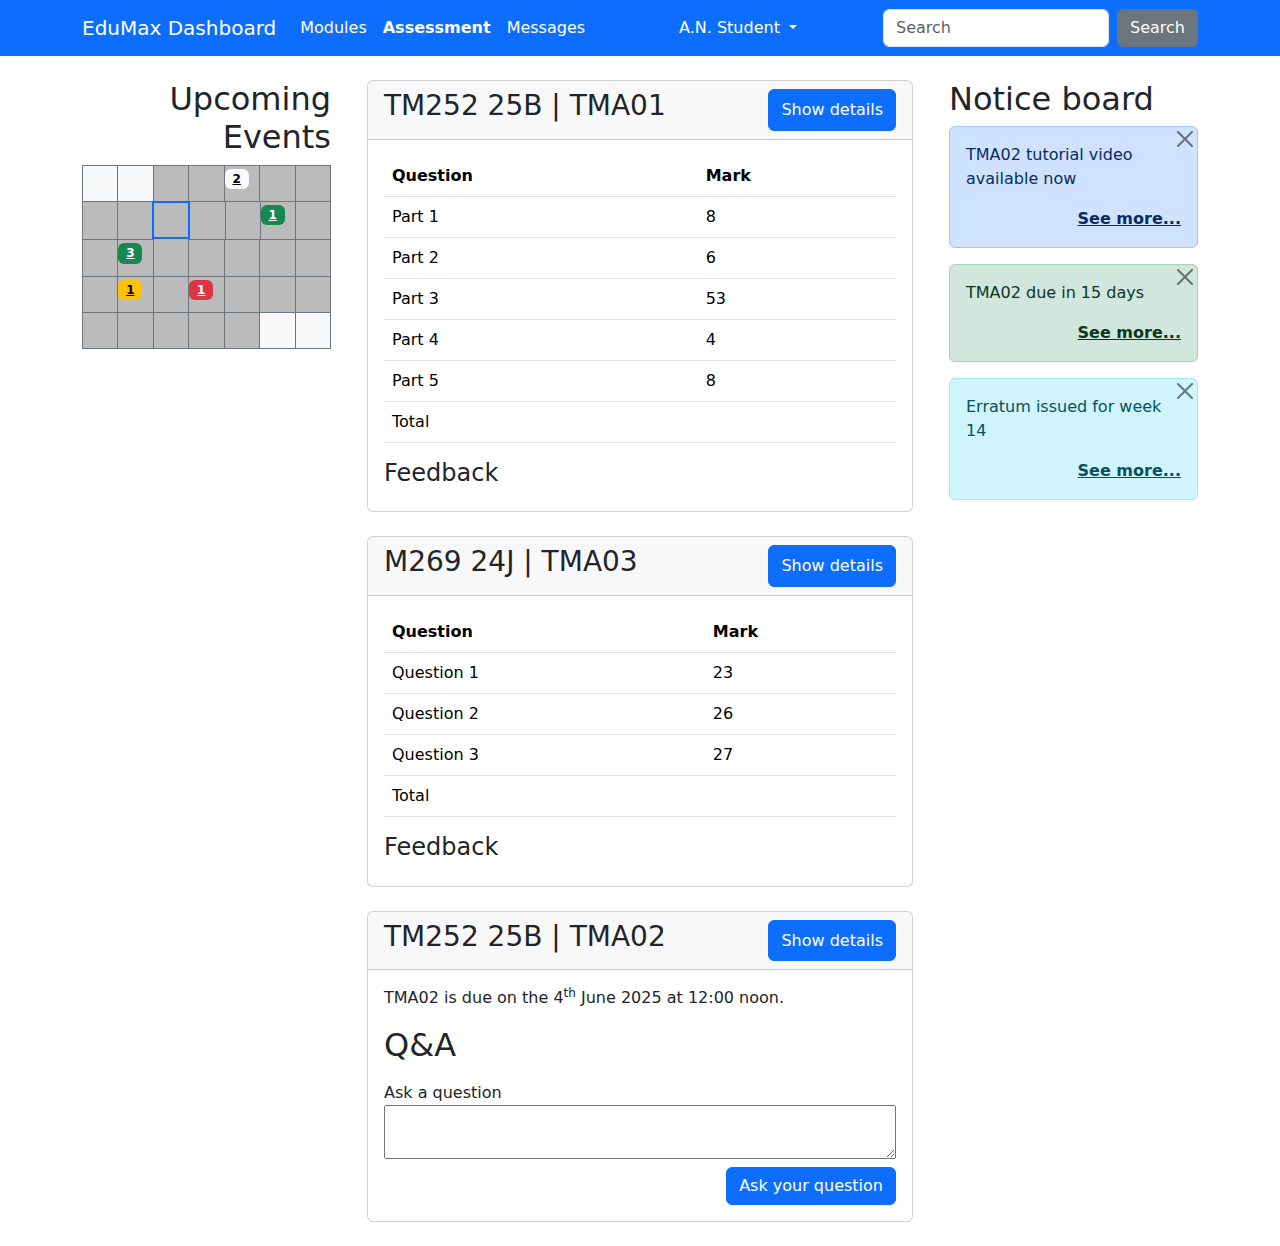
<file: form/app/index.html>
<!DOCTYPE html>
<html>

<head>
  <title>EduMax Assessment Dashboard - STUDENTID</title>
  <link href="https://cdn.jsdelivr.net/npm/bootstrap@5.3.3/dist/css/bootstrap.min.css" rel="stylesheet"
    integrity="sha384-QWTKZyjpPEjISv5WaRU9OFeRpok6YctnYmDr5pNlyT2bRjXh0JMhjY6hW+ALEwIH" crossorigin="anonymous" />
  <link href="index.css" rel="stylesheet" />
  <script src="https://cdn.jsdelivr.net/npm/bootstrap@5.3.3/dist/js/bootstrap.bundle.min.js"
    integrity="sha384-YvpcrYf0tY3lHB60NNkmXc5s9fDVZLESaAA55NDzOxhy9GkcIdslK1eN7N6jIeHz"
    crossorigin="anonymous"></script>
  <script src="index.js"></script>
</head>

<body>
  <nav class="navbar navbar-expand-md bg-primary mb-4">
    <div class="container">
      <a class="navbar-brand text-bg-primary" href="#">EduMax Dashboard</a>
      <button class="navbar-toggler" type="button" data-bs-toggle="collapse" data-bs-target="#navbarSupportedContent"
        aria-controls="navbarSupportedContent" aria-expanded="false" aria-label="Toggle navigation">
        <span class="navbar-toggler-icon"></span>
      </button>
      <div class="collapse navbar-collapse" id="navbarSupportedContent">
        <ul class="navbar-nav me-auto mb-2 mb-lg-0">
          <li class="nav-item">
            <a href="#" class="nav-link text-bg-primary">Modules</a>
          </li>
          <li class="nav-item">
            <a href="#" class="nav-link text-bg-primary fw-bold" aria-current="page">Assessment</a>
          </li>
          <li class="nav-item">
            <a href="#" class="nav-link text-bg-primary">Messages</a>
          </li>
        </ul>
        <ul class="navbar-nav me-auto mb-2 mb-lg-0">
          <li class="nav-item dropdown">
            <a class="nav-link dropdown-toggle text-bg-primary" href="#" role="button" data-bs-toggle="dropdown"
              aria-expanded="false">
              A.N. Student
            </a>
            <ul class="dropdown-menu">
              <li><a class="dropdown-item" href="#">Profile</a></li>
              <li>
                <hr class="dropdown-divider">
              </li>
              <li><a class="dropdown-item" href="#">Log out</a></li>
            </ul>
          </li>
        </ul>
        <form id="search-form" class="d-flex" role="search">
          <input class="form-control me-2" type="search" placeholder="Search" aria-label="Search">
          <button class="btn btn-secondary" type="submit">Search</button>
        </form>
      </div>
    </div>
  </nav>
  <main class="container">
    <h1 class="visually-hidden">EduMax Assessment Dashboard</h1>
    <div class="row">
      <div class="col-3 pe-4">
        <h2 class="text-end">Upcoming Events</h2>
        <div id="calendar" class="overflow-hidden">
          <div class="row w-100 ms-0">
            <div class="col border-top border-start border-secondary bg-light px-0" style="aspect-ratio: 1;"></div>
            <div class="col border-top border-start border-secondary bg-light px-0" style="aspect-ratio: 1;"></div>
            <div class="col border-top border-start border-secondary px-0"
              style="aspect-ratio: 1; background: #bbbbbb;">
            </div>
            <div class="col border-top border-start border-secondary px-0"
              style="aspect-ratio: 1; background: #bbbbbb;">
            </div>
            <div class="col border-top border-start border-secondary px-0"
              style="aspect-ratio: 1; background: #bbbbbb;">
              <a href="#" class="badge text-bg-light">2 <span class="visually-hidden">past events</span></a>
            </div>
            <div class="col border-top border-start border-secondary px-0"
              style="aspect-ratio: 1; background: #bbbbbb;">
            </div>
            <div class="col border border-bottom-0 border-secondary px-0" style="aspect-ratio: 1; background: #bbbbbb;">
            </div>
          </div>
          <div class="row w-100 ms-0">
            <div class="col border-top border-start border-secondary px-0"
              style="aspect-ratio: 1; background: #bbbbbb;">
            </div>
            <div class="col border-top border-start border-secondary px-0"
              style="aspect-ratio: 1; background: #bbbbbb;">
            </div>
            <div class="col border border-2 border-primary px-0" style="aspect-ratio: 1; background: #bbbbbb;">
            </div>
            <div class="col border-top border-secondary px-0" style="aspect-ratio: 1; background: #bbbbbb;">
            </div>
            <div class="col border-top border-start border-secondary px-0"
              style="aspect-ratio: 1; background: #bbbbbb;">
            </div>
            <div class="col border-top border-start border-secondary px-0"
              style="aspect-ratio: 1; background: #bbbbbb;">
              <a href="#" class="badge text-bg-success">1 <span class="visually-hidden">event</span></a>
            </div>
            <div class="col border border-bottom-0 border-secondary px-0" style="aspect-ratio: 1; background: #bbbbbb;">
            </div>
          </div>
          <div class="row w-100 ms-0">
            <div class="col border-top border-start border-secondary px-0"
              style="aspect-ratio: 1; background: #bbbbbb;">
            </div>
            <div class="col border-top border-start border-secondary px-0"
              style="aspect-ratio: 1; background: #bbbbbb;">
              <a href="#" class="badge text-bg-success">3 <span class="visually-hidden">events</span></a>
            </div>
            <div class="col border-start border-secondary px-0" style="aspect-ratio: 1; background: #bbbbbb;">
            </div>
            <div class="col border-top border-start border-secondary px-0"
              style="aspect-ratio: 1; background: #bbbbbb;">
            </div>
            <div class="col border-top border-start border-secondary px-0"
              style="aspect-ratio: 1; background: #bbbbbb;">
            </div>
            <div class="col border-top border-start border-secondary px-0"
              style="aspect-ratio: 1; background: #bbbbbb;">
            </div>
            <div class="col border border-bottom-0 border-secondary px-0" style="aspect-ratio: 1; background: #bbbbbb;">
            </div>
          </div>
          <div class="row w-100 ms-0">
            <div class="col border-top border-start border-secondary px-0"
              style="aspect-ratio: 1; background: #bbbbbb;">
            </div>
            <div class="col border-top border-start border-secondary px-0"
              style="aspect-ratio: 1; background: #bbbbbb;">
              <a href="#" class="badge text-bg-warning">1 <span class="visually-hidden">event</span></a>
            </div>
            <div class="col border-top border-start border-secondary px-0"
              style="aspect-ratio: 1; background: #bbbbbb;">
            </div>
            <div class="col border-top border-start border-secondary px-0"
              style="aspect-ratio: 1; background: #bbbbbb;">
              <a href="#" class="badge text-bg-danger">1 <span class="visually-hidden">event</span></a>
            </div>
            <div class="col border-top border-start border-secondary px-0"
              style="aspect-ratio: 1; background: #bbbbbb;">
            </div>
            <div class="col border-top border-start border-secondary px-0"
              style="aspect-ratio: 1; background: #bbbbbb;">
            </div>
            <div class="col border border-bottom-0 border-secondary px-0" style="aspect-ratio: 1; background: #bbbbbb;">
            </div>
          </div>
          <div class="row w-100 ms-0">
            <div class="col border border-end-0 border-secondary px-0" style="aspect-ratio: 1; background: #bbbbbb;">
            </div>
            <div class="col border border-end-0 border-secondary px-0" style="aspect-ratio: 1; background: #bbbbbb;">
            </div>
            <div class="col border border-end-0 border-secondary px-0" style="aspect-ratio: 1; background: #bbbbbb;">
            </div>
            <div class="col border border-end-0 border-secondary px-0" style="aspect-ratio: 1; background: #bbbbbb;">
            </div>
            <div class="col border border-end-0 border-secondary px-0" style="aspect-ratio: 1; background: #bbbbbb;">
            </div>
            <div class="col border border-end-0 border-secondary bg-light px-0" style="aspect-ratio: 1;">
            </div>
            <div class="col border border-secondary bg-light px-0" style="aspect-ratio: 1;">
            </div>
          </div>
        </div>
      </div>
      <div class="col-6">
        <h2 class="visually-hidden">Assessments</h2>
        <div id="tm252-25b-tma01" class="card mb-4 state-completed">
          <div class="card-header d-flex">
            <h3 class="bg-text-primary flex-fill">TM252 25B | TMA01</h3>
            <button type="button" aria-expanded="false" aria-controls="tm252-25b-tma01-body"
              class="btn btn-primary role-toggle-button">
              Show details
            </button>
          </div>
          <div id="tm252-25b-tma01-body" class="card-body d-block">
            <table class="table role-marks-list">
              <thead>
                <tr>
                  <th>Question</th>
                  <th>Mark</th>
                </tr>
              </thead>
              <tbody>
                <tr>
                  <td>Part 1</td>
                  <td>8</td>
                </tr>
                <tr>
                  <td>Part 2</td>
                  <td>6</td>
                </tr>
                <tr>
                  <td>Part 3</td>
                  <td>53</td>
                </tr>
                <tr>
                  <td>Part 4</td>
                  <td>4</td>
                </tr>
                <tr>
                  <td>Part 5</td>
                  <td>8</td>
                </tr>
              </tbody>
              <tfoot>
                <tr>
                  <td>Total</td>
                  <td class="role-marks-list-total"></td>
                </tr>
              </tfoot>
            </table>
            <div class="role-feedback">
              <h4>Feedback</h4>
            </div>
          </div>
        </div>
        <div id="m269-24j-tma03" class="card mb-4 state-completed">
          <div class="card-header d-flex">
            <h3 class="bg-text-primary flex-fill">M269 24J | TMA03</h3>
            <button type="button" aria-expanded="false" aria-controls="m269-24j-tma03-body"
              class="btn btn-primary role-toggle-button">
              Show details
            </button>
          </div>
          <div id="m269-24j-tma03-body" class="card-body d-block">
            <table class="table role-marks-list">
              <thead>
                <tr>
                  <th>Question</th>
                  <th>Mark</th>
                </tr>
              </thead>
              <tbody>
                <tr>
                  <td>Question 1</td>
                  <td>23</td>
                </tr>
                <tr>
                  <td>Question 2</td>
                  <td>26</td>
                </tr>
                <tr>
                  <td>Question 3</td>
                  <td>27</td>
                </tr>
              </tbody>
              <tfoot>
                <tr>
                  <td>Total</td>
                  <td class="role-marks-list-total"></td>
                </tr>
              </tfoot>
            </table>
            <div class="role-feedback">
              <h4>Feedback</h4>
            </div>
          </div>
        </div>
        <div id="tm252-25b-tma02" class="card mb-4 state-incomplete">
          <div class="card-header d-flex">
            <h3 class="bg-text-primary flex-fill">TM252 25B | TMA02</h3>
            <button type="button" aria-expanded="true" aria-controls="tm252-25b-tma02-body"
              class="btn btn-primary role-toggle-button">
              Show details
            </button>
          </div>
          <div id="tm252-25b-tma02-body" class="card-body d-block">
            <p>TMA02 is due on the <time datetime="2025-06-4">4<sup>th</sup> June 2025</time> at <time
                datetime="12:00">12:00 noon</time>.</p>
            <div class="role-q-and-a">
              <h2>Q&amp;A</h2>
              <dl class="role-existing-q-and-a">
              </dl>
              <form class="role-new-question">
                <label class="d-block mb-2">Ask a question
                  <textarea name="question" class="d-block w-100">

                  </textarea>
                </label>
                <div class="text-end">
                  <button type="submit" class="btn btn-primary">Ask your question</button>
                </div>
              </form>
            </div>
          </div>
        </div>
      </div>
      <div id="notices" class="col-3 ps-4">
        <h2>Notice board</h2>
        <div class="alert alert-primary">
          <div class="position-absolute top-0 end-0">
            <button type="button" class="btn-close" data-bs-dismiss="alert" aria-label="Close"></button>
          </div>
          <p>TMA02 tutorial video available now</p>
          <div class="text-end"><a href="#" class="alert-link">See more...</a></div>
        </div>
        <div class="alert alert-success">
          <div class="position-absolute top-0 end-0">
            <button type="button" class="btn-close" data-bs-dismiss="alert" aria-label="Close"></button>
          </div>
          <p>TMA02 due in 15 days</p>
          <div class="text-end"><a href="#" class="alert-link">See more...</a></div>
        </div>
        <div class="alert alert-info">
          <div class="position-absolute top-0 end-0">
            <button type="button" class="btn-close" data-bs-dismiss="alert" aria-label="Close"></button>
          </div>
          <p>Erratum issued for week 14</p>
          <div class="text-end"><a href="#" class="alert-link">See more...</a></div>
        </div>
      </div>
    </div>
  </main>
</body>

</html>
</file>
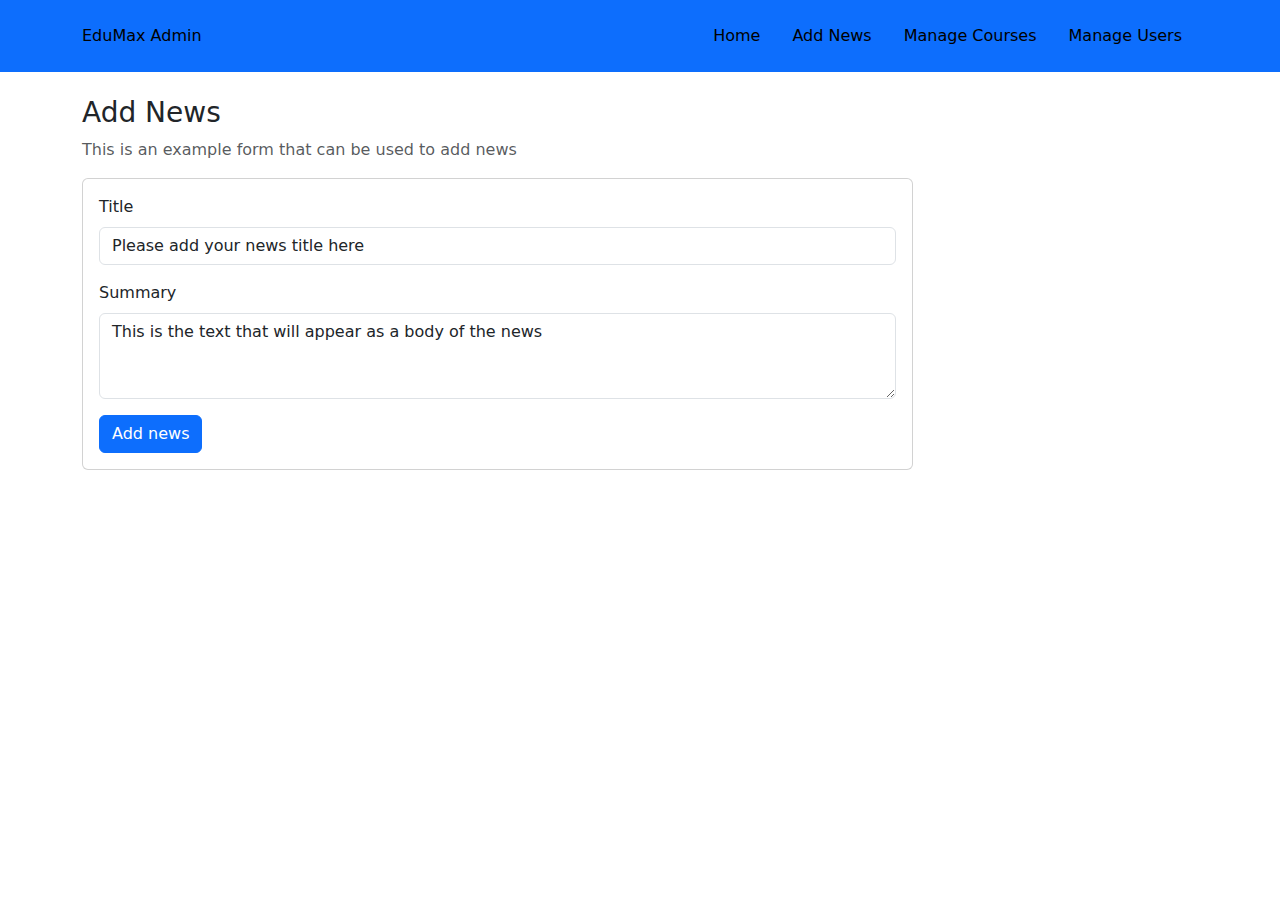
<file: form/app/form.html>
<!doctype html>
<html lang="en">
<head>
    <meta charset="utf-8">
    <meta name="viewport" content="width=device-width, initial-scale=1, shrink-to-fit=no">
    <title>EduMax Add News as (Admin)</title>

    <link rel="stylesheet" href="https://cdn.jsdelivr.net/npm/bootstrap@5.3.2/dist/css/bootstrap.min.css">
   
</head>
<body>
    <header class="bg-primary text-black p-3">
        <div class="container d-flex flex-wrap align-items-center justify-content-between">
            <a class="navbar-brand text-black" href="#">EduMax Admin</a>
            <nav class="nav">
                <a class="nav-link text-black" href="#">Home</a>
                <a class="nav-link text-black" href="#">Add News</a>
                <a class="nav-link text-black" href="#">Manage Courses</a>
                <a class="nav-link text-black" href="#">Manage Users</a>
            </nav>
        </div>
    </header>


    <main class="container my-4">
        <div class="row">
         


            <section class="col-12 col-md-9">
                <h1 class="h3">Add News</h1>
                <p class="text-muted">This is an example form that can be used to add news</p>


                <form class="needs-validation" action="https://students.open.ac.uk/mct/tm252/reflect/reflect.php" method="post" novalidate>
                    <input type="hidden" name="itemID" value="10002000-3000-123456abcdef">


                    <div class="card mb-3">
                        <div class="card-body">

                            <div class="mb-3">
                                <label for="title" class="form-label">Title</label>
                                <input id="title" name="title" class="form-control" type="text" value="Please add your news title here" required aria-required="true">
                            </div>


                            <div class="mb-3">
                                <label for="summary" class="form-label">Summary</label>
                                <textarea id="summary" name="summary" rows="3" class="form-control">This is the text that will appear as a body of the news</textarea>
                            </div>
                            <button type="submit" class="btn btn-primary">Add news</button>
                        </div>

                    </div>
                </form>
                </section>
        </div>
       </main>
    </body>
</html>
</file>
<file: form/app/index.css>
/* Added icon styling */
button>svg {
  width: 1.5rem;
  height: 1.5rem;
  fill: currentColor;
}
</file>
